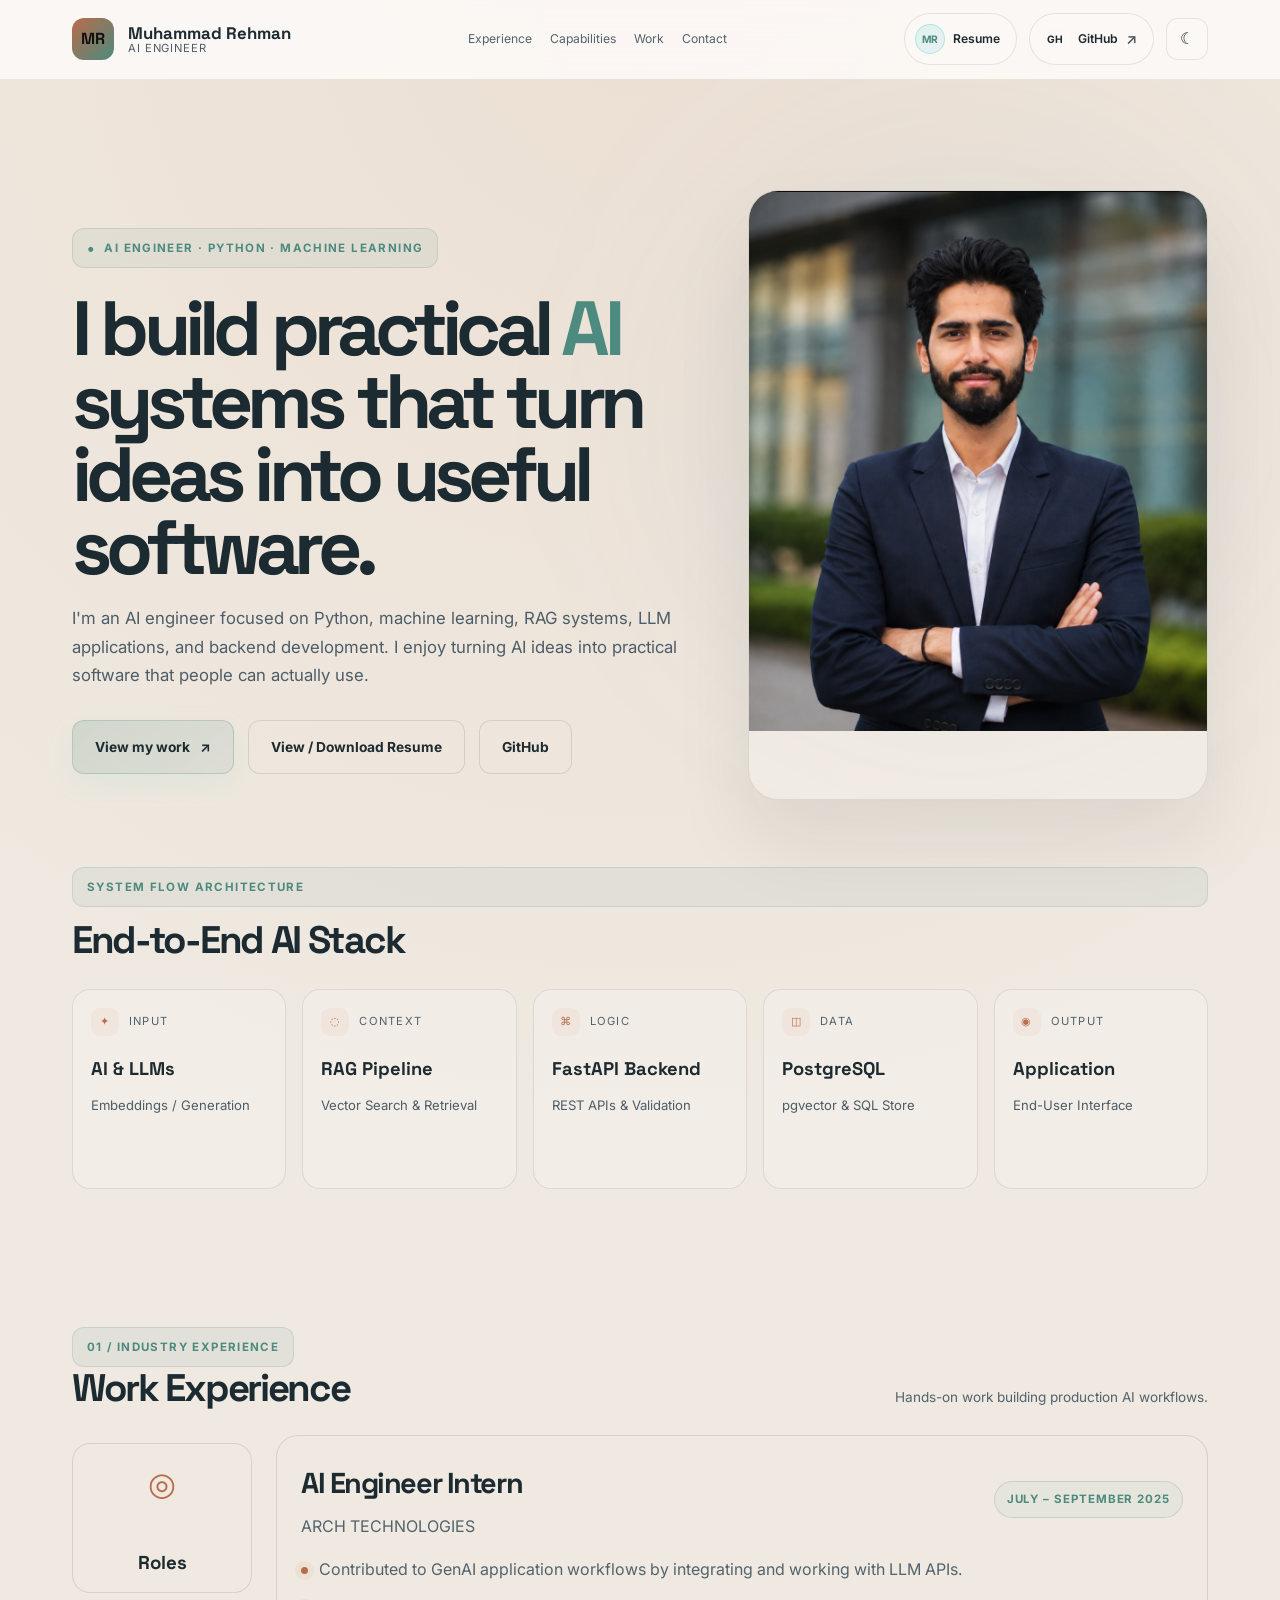
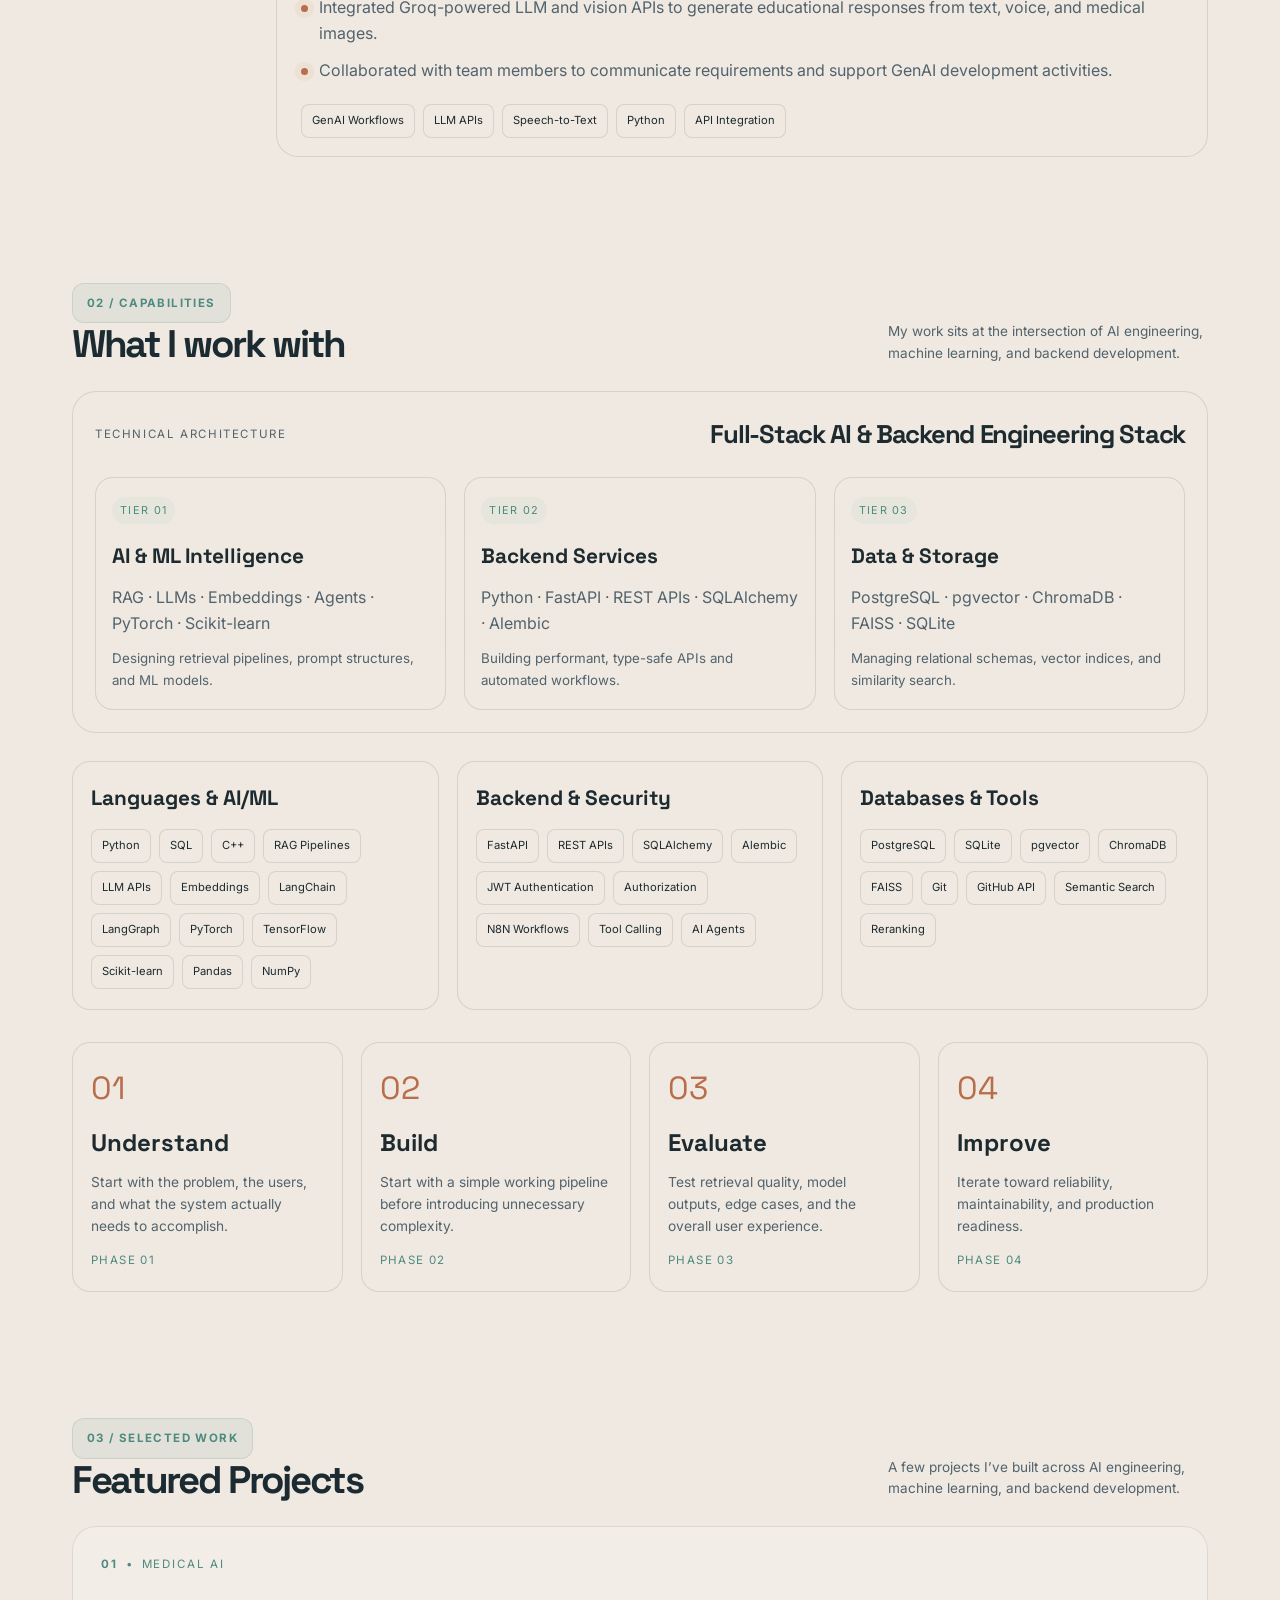
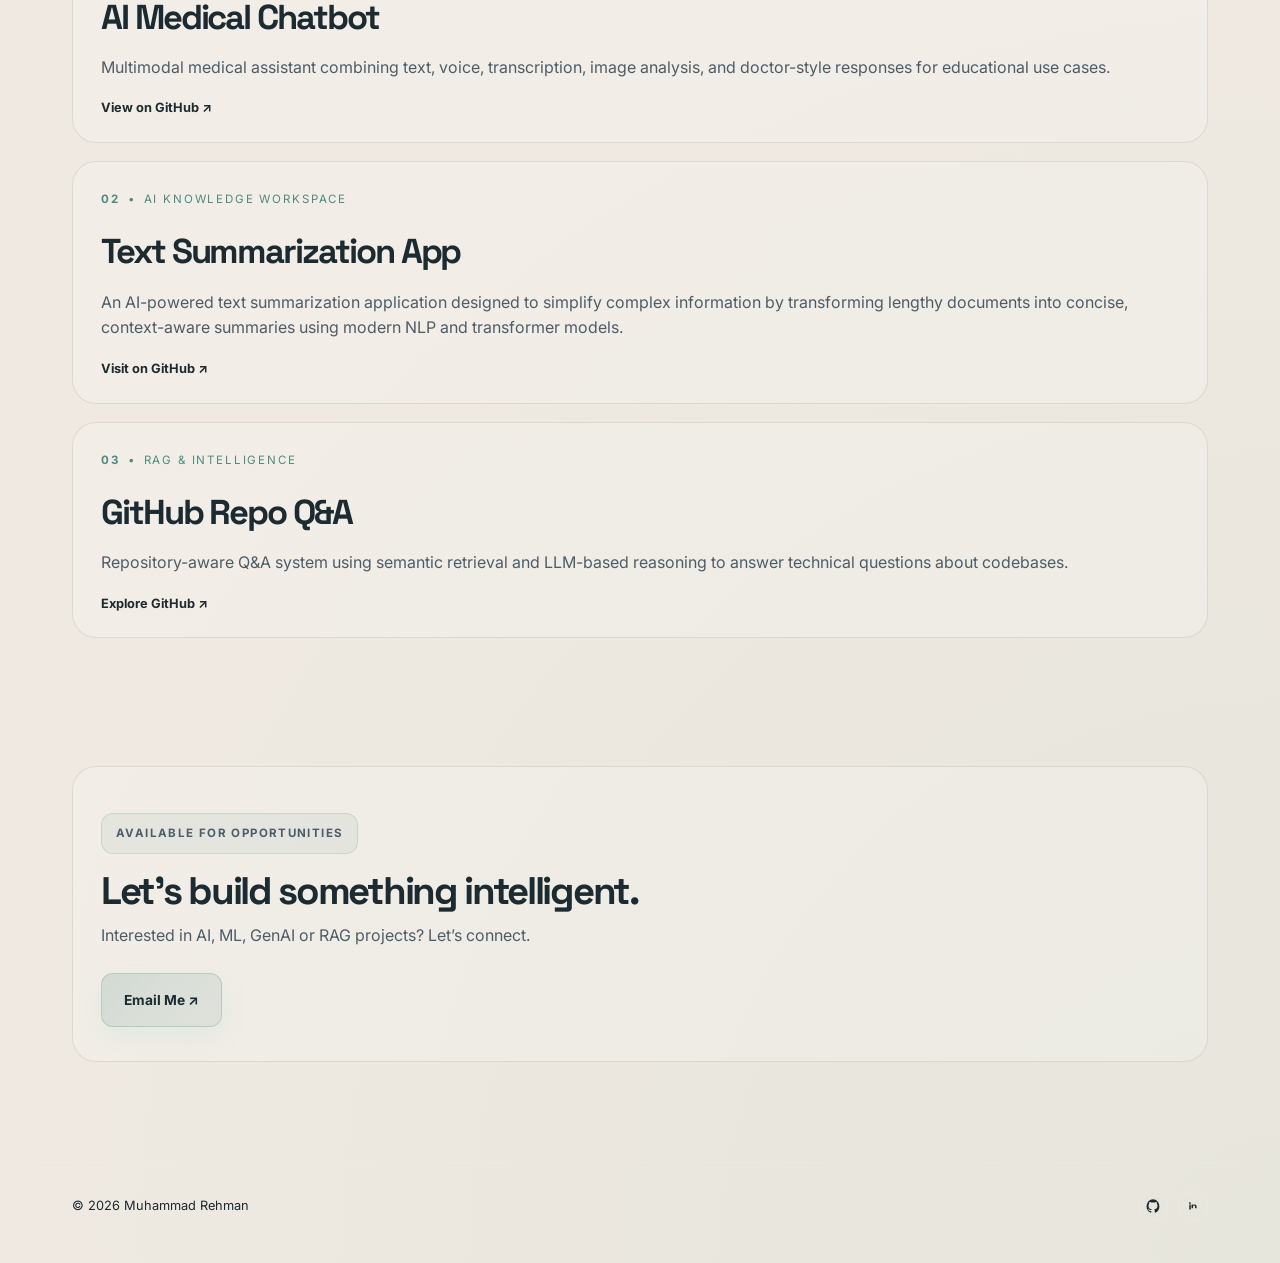
<file: index.html>
<!DOCTYPE html>
<html lang="en">
<head>
  <meta charset="UTF-8" />
  <meta name="viewport" content="width=device-width, initial-scale=1.0" />
  <meta name="description" content="Muhammad Rehman — AI Engineer portfolio focused on Python, machine learning, RAG, LLM applications, and backend development." />
  <title>Muhammad Rehman | AI Engineer</title>
  <link rel="preconnect" href="https://fonts.googleapis.com">
  <link rel="preconnect" href="https://fonts.gstatic.com" crossorigin>
  <link href="https://fonts.googleapis.com/css2?family=Inter:wght@400;500;600;700;800&family=Space+Grotesk:wght@500;600;700&display=swap" rel="stylesheet">
  <link rel="stylesheet" href="style.css" />
</head>
<body>
  <div class="progress-bar" aria-hidden="true"></div>

  <header class="site-header" id="navbar">
    <div class="header-inner">
      <a class="brand" href="#top" aria-label="Muhammad Rehman home">
        <span class="brand-mark">MR</span>
        <span class="brand-text">
          <strong>Muhammad Rehman</strong>
          <small>AI Engineer</small>
        </span>
      </a>

      <nav class="main-nav" aria-label="Main navigation">
        <a href="#experience">Experience</a>
        <a href="#capabilities">Capabilities</a>
        <a href="#work">Work</a>
        <a href="#contact">Contact</a>
      </nav>

      <div class="nav-actions">
        <a class="nav-pill" href="./M_rehman.pdf" target="_blank" rel="noreferrer">
          <span class="pill-logo">MR</span>
          <span>Resume</span>
        </a>
        <a class="nav-pill nav-pill--dark" href="https://github.com/MRehman2005" target="_blank" rel="noreferrer">
          <span class="pill-logo pill-logo--dark">GH</span>
          <span>GitHub</span>
          <span class="pill-arrow">↗</span>
        </a>
        <button class="theme-toggle" type="button" aria-label="Switch to light theme">☼</button>
        <button class="menu-toggle" type="button" aria-label="Toggle navigation menu">☰</button>
      </div>
    </div>
  </header>

  <main id="top">
    <section class="hero section-shell">
      <div class="hero-copy">
        <p class="eyebrow"><span class="eyebrow-dot">•</span> AI ENGINEER · PYTHON · MACHINE LEARNING</p>
        <h1>I build practical <span class="accent-text">AI</span> systems that turn ideas into useful software.</h1 >
        <p class="lead">
          I'm an AI engineer focused on Python, machine learning, RAG systems, LLM applications, and backend development.
          I enjoy turning AI ideas into practical software that people can actually use.
        </p>

        <div class="cta-row">
          <a class="btn primary" href="#work">View my work <span>↗</span></a>
          <a class="btn secondary" href="./M_rehman.pdf" target="_blank" rel="noreferrer">View / Download Resume</a>
          <a class="btn ghost" href="https://github.com/MRehman2005" target="_blank" rel="noreferrer">GitHub</a>
        </div>
      </div>

      <div class="hero-visual">
        <div class="portrait-wrap">
          <div class="portrait-glow"></div>
          <img src="./dp.png" alt="Muhammad Rehman portrait" />
        </div>
      </div>
    </section>

    <section class="stack-section section-shell" aria-labelledby="stack-title">
      <div class="stack-intro">
        <span class="kicker">System Flow Architecture</span>
        <h2 id="stack-title">End-to-End AI Stack</h2>
      </div>

      <div class="stack-grid">
        <article class="stack-card">
          <div class="stack-head">
            <span class="stack-icon">✦</span>
            <span>Input</span>
          </div>
          <h3>AI & LLMs</h3>
          <p>Embeddings / Generation</p>
        </article>

        <article class="stack-card">
          <div class="stack-head">
            <span class="stack-icon">◌</span>
            <span>Context</span>
          </div>
          <h3>RAG Pipeline</h3>
          <p>Vector Search & Retrieval</p>
        </article>

        <article class="stack-card">
          <div class="stack-head">
            <span class="stack-icon">⌘</span>
            <span>Logic</span>
          </div>
          <h3>FastAPI Backend</h3>
          <p>REST APIs & Validation</p>
        </article>

        <article class="stack-card">
          <div class="stack-head">
            <span class="stack-icon">◫</span>
            <span>Data</span>
          </div>
          <h3>PostgreSQL</h3>
          <p>pgvector & SQL Store</p>
        </article>

        <article class="stack-card output-card">
          <div class="stack-head">
            <span class="stack-icon">◉</span>
            <span>Output</span>
          </div>
          <h3>Application</h3>
          <p>End-User Interface</p>
        </article>
      </div>
    </section>

    <section class="experience section-shell" id="experience">
      <div class="section-heading">
        <div>
          <span class="kicker">01 / Industry Experience</span>
          <h2>Work Experience</h2>
        </div>
        <p>Hands-on work building production AI workflows.</p>
      </div>

      <div class="experience-layout">
        <div class="experience-side">
          <div class="mini-card">
            <span class="mini-icon">◎</span>
            <h3>Roles</h3>
          </div>
        </div>

        <article class="role-card">
          <div class="role-header">
            <div>
              <h3>AI Engineer Intern</h3>
              <p>ARCH TECHNOLOGIES</p>
            </div>
            <span class="date-pill">July – September 2025</span>
          </div>

          <ul class="role-points">
            <li>Contributed to GenAI application workflows by integrating and working with LLM APIs.</li>
            <li>Integrated Groq-powered LLM and vision APIs to generate educational responses from text, voice, and medical images. </li>
            <li>Collaborated with team members to communicate requirements and support GenAI development activities.</li>
          </ul>

          <div class="tag-row">
            <span>GenAI Workflows</span>
            <span>LLM APIs</span>
            <span>Speech-to-Text</span>
            <span>Python</span>
            <span>API Integration</span>
          </div>
        </article>
      </div>
    </section>

    <section class="capabilities section-shell" id="capabilities">
      <div class="section-heading">
        <div>
          <span class="kicker">02 / Capabilities</span>
          <h2>What I work with</h2>
        </div>
        <p>My work sits at the intersection of AI engineering, machine learning, and backend development.</p>
      </div>

      <div class="capability-main-card">
        <div class="capability-header">
          <span>Technical Architecture</span>
          <h3>Full-Stack AI & Backend Engineering Stack</h3>
        </div>
        <div class="tier-grid">
          <div class="tier-card">
            <div class="tier-label">Tier 01</div>
            <h4>AI & ML Intelligence</h4>
            <p>RAG · LLMs · Embeddings · Agents · PyTorch · Scikit-learn</p>
            <small>Designing retrieval pipelines, prompt structures, and ML models.</small>
          </div>

          <div class="tier-card">
            <div class="tier-label">Tier 02</div>
            <h4>Backend Services</h4>
            <p>Python · FastAPI · REST APIs · SQLAlchemy · Alembic </p>
            <small>Building performant, type-safe APIs and automated workflows.</small>
          </div>

          <div class="tier-card">
            <div class="tier-label">Tier 03</div>
            <h4>Data & Storage</h4>
            <p>PostgreSQL · pgvector · ChromaDB · FAISS · SQLite</p>
            <small>Managing relational schemas, vector indices, and similarity search.</small>
          </div>
        </div>
      </div>

      <div class="skills-grid">
        <div class="skill-panel">
          <h3>Languages & AI/ML</h3>
          <div class="skill-tags">
            <span>Python</span>
            <span>SQL</span>
            <span>C++</span>
            <span>RAG Pipelines</span>
            <span>LLM APIs</span>
            <span>Embeddings</span>
            <span>LangChain</span>
            <span>LangGraph</span>
            <span>PyTorch</span>
            <span>TensorFlow</span>
            <span>Scikit-learn</span>
            <span>Pandas</span>
            <span>NumPy</span>
          </div>
        </div>

        <div class="skill-panel">
          <h3>Backend & Security</h3>
          <div class="skill-tags">
            <span>FastAPI</span>
            <span>REST APIs</span>
            <span>SQLAlchemy</span>
            <span>Alembic</span>
            <span>JWT Authentication</span>
            <span>Authorization</span>
            <span>N8N Workflows</span>
            <span>Tool Calling</span>
            <span>AI Agents</span>
          </div>
        </div>

        <div class="skill-panel">
          <h3>Databases & Tools</h3>
          <div class="skill-tags">
            <span>PostgreSQL</span>
            <span>SQLite</span>
            <span>pgvector</span>
            <span>ChromaDB</span>
            <span>FAISS</span>
            <span>Git</span>
            <span>GitHub API</span>
            <span>Semantic Search</span>
            <span>Reranking</span>
          </div>
        </div>
      </div>

      <div class="process-grid" aria-label="How I build">
        <div class="process-item">
          <span class="process-number">01</span>
          <h4>Understand</h4>
          <p>Start with the problem, the users, and what the system actually needs to accomplish.</p>
          <small>Phase 01</small>
        </div>
        <div class="process-item">
          <span class="process-number">02</span>
          <h4>Build</h4>
          <p>Start with a simple working pipeline before introducing unnecessary complexity.</p>
          <small>Phase 02</small>
        </div>
        <div class="process-item">
          <span class="process-number">03</span>
          <h4>Evaluate</h4>
          <p>Test retrieval quality, model outputs, edge cases, and the overall user experience.</p>
          <small>Phase 03</small>
        </div>
        <div class="process-item">
          <span class="process-number">04</span>
          <h4>Improve</h4>
          <p>Iterate toward reliability, maintainability, and production readiness.</p>
          <small>Phase 04</small>
        </div>
      </div>
    </section>

    <section class="projects section-shell" id="work">
      <div class="section-heading">
        <div>
          <span class="kicker">03 / Selected Work</span>
          <h2>Featured Projects</h2>
        </div>
        <p>A few projects I’ve built across AI engineering, machine learning, and backend development.</p>
      </div>

      <div class="project-list">
        <article class="project-card">
          <div class="project-info">
            <div class="project-head">
              <span class="project-index">01</span>
              <span class="project-dot">•</span>
              <span>Medical AI</span>
            </div>
            <h3>AI Medical Chatbot</h3>
            <p>Multimodal medical assistant combining text, voice, transcription, image analysis, and doctor-style responses for educational use cases.</p>
            <a href="https://github.com/MRehman2005/AI-Medical-Chatbot" target="_blank" rel="noreferrer">View on GitHub ↗</a>
          </div>
        </article>

        <article class="project-card">
          <div class="project-info">
            <div class="project-head">
              <span class="project-index">02</span>
              <span class="project-dot">•</span>
              <span>AI Knowledge Workspace</span>
            </div>
            <h3>Text Summarization App</h3>
            <p>An AI-powered text summarization application designed to simplify complex information by transforming lengthy documents into concise, context-aware summaries using modern NLP and transformer models.</p>
            <a href="https://github.com/MRehman2005/Text-summarization-app" target="_blank" rel="noreferrer">Visit on GitHub ↗</a>
          </div>
        </article>

        <article class="project-card">
          <div class="project-info">
            <div class="project-head">
              <span class="project-index">03</span>
              <span class="project-dot">•</span>
              <span>RAG & Intelligence</span>
            </div>
            <h3>GitHub Repo Q&A</h3>
            <p>Repository-aware Q&A system using semantic retrieval and LLM-based reasoning to answer technical questions about codebases.</p>
            <a href="https://github.com/MRehman2005/Repo-Mind" target="_blank" rel="noreferrer">Explore GitHub ↗</a>
          </div>
        </article>
      </div>
    </section>

    <section class="contact section-shell" id="contact">
      <div class="contact-card">
        <p class="eyebrow">Available for opportunities</p>
        <h2>Let’s build something intelligent.</h2>
        <p>Interested in AI, ML, GenAI or RAG projects? Let’s connect.</p>
        <div class="contact-actions">
          <a class="btn primary" href="https://mail.google.com/mail/?view=cm&to=rehmanmuhammad909@gmail.com" target="_blank" rel="noreferrer">Email Me ↗</a>
        </div>
      </div>
    </section>
  </main>

  <footer class="site-footer">
    <div class="footer-left">
      <span>© <span id="year"></span> Muhammad Rehman</span>
    </div>

    <div class="footer-right">
      
      <div class="social-links" aria-label="Social media links">
        <a href="https://github.com/MRehman2005" target="_blank" rel="noreferrer" aria-label="GitHub profile" title="GitHub">
          <svg viewBox="0 0 24 24" aria-hidden="true"><path d="M12 .5A12 12 0 0 0 8.21 23.4c.6.11.82-.26.82-.58v-2.1c-3.34.72-4.04-1.6-4.04-1.6-.54-1.38-1.32-1.74-1.32-1.74-1.08-.74.08-.72.08-.72 1.2.08 1.84 1.23 1.84 1.23 1.06 1.82 2.78 1.29 3.46.99.11-.78.42-1.29.76-1.59-2.66-.3-5.46-1.33-5.46-5.92 0-1.31.47-2.38 1.23-3.22-.12-.3-.53-1.52.12-3.17 0 0 1-.32 3.3 1.23a11.3 11.3 0 0 1 6 0c2.29-1.55 3.29-1.23 3.29-1.23.65 1.65.24 2.87.12 3.17.77.84 1.23 1.91 1.23 3.22 0 4.61-2.8 5.61-5.48 5.9.43.37.81 1.1.81 2.22v3.29c0 .32.21.7.83.58A12 12 0 0 0 12 .5Z"/></svg>
        </a>
        <a href="https://www.linkedin.com/in/muhammad-rehman-ai-engineer/" target="_blank" rel="noreferrer" aria-label="LinkedIn profile" title="LinkedIn">
          <svg viewBox="0 0 24 24" aria-hidden="true"><path d="M6.94 8.5A1.56 1.56 0 1 1 6.94 5.4a1.56 1.56 0 0 1 0 3.1Zm-1.3 1.13h2.6V18h-2.6V9.63Zm4.38 0h2.49v1.17h.04c.35-.66 1.2-1.36 2.48-1.36 2.64 0 3.13 1.74 3.13 4v2.56h-2.6v-2.4c0-1.14-.02-2.6-1.58-2.6-1.59 0-1.83 1.24-1.83 2.52v2.48h-2.6V9.63Z"/></svg>
        </a>
      </div>
    </div>
  </footer>

  <script src="script.js?v=2026-09-26-1"></script>
</body>
</html>
</file>
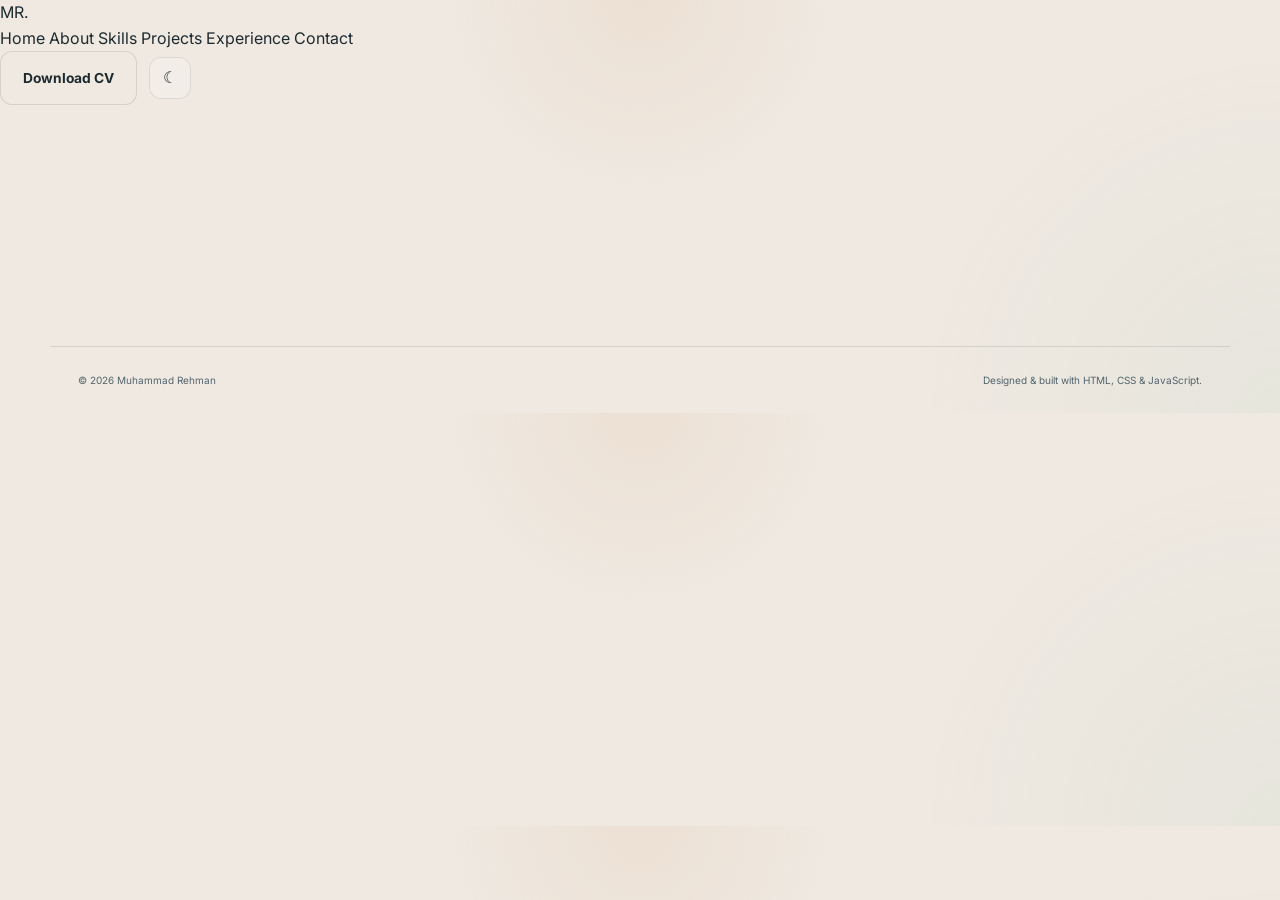
<file: cv.html>
<!DOCTYPE html>
<html lang="en">
<head>
  <meta charset="UTF-8" />
  <meta name="viewport" content="width=device-width, initial-scale=1.0" />
  <title>CV | Muhammad Rehman</title>
  <link rel="preconnect" href="https://fonts.googleapis.com">
  <link rel="preconnect" href="https://fonts.gstatic.com" crossorigin>
  <link href="https://fonts.googleapis.com/css2?family=Inter:wght@400;500;600;700;800&family=Space+Grotesk:wght@500;600;700&display=swap" rel="stylesheet">
  <link rel="stylesheet" href="style.css" />
</head>
<body>
  <div class="progress"></div>

  <header class="navbar" id="navbar">
    <a class="logo" href="index.html">MR<span>.</span></a>
    <button class="menu-toggle" aria-label="Open menu">☰</button>
    <nav>
      <a href="index.html#home">Home</a>
      <a href="index.html#about">About</a>
      <a href="index.html#skills">Skills</a>
      <a href="index.html#projects">Projects</a>
      <a href="index.html#experience">Experience</a>
      <a href="index.html#contact">Contact</a>
    </nav>
    <div class="nav-actions">
      <a class="btn secondary" href="./M_rehman.pdf" target="_blank" rel="noreferrer">Download CV</a>
      <button class="theme-toggle" aria-label="Toggle theme">☼</button>
    </div>
  </header>

  <main>
    <section class="section cv-page">
      <div class="cv-page-header reveal">
        <p class="eyebrow"><span></span> CURRICULUM VITAE</p>
        <h1>My <span>resume.</span></h1>
      </div>

      <div class="cv-document reveal">
        <iframe src="./M_rehman.pdf" title="Muhammad Rehman CV" type="application/pdf"></iframe>
      </div>
    </section>
  </main>

  <footer>
    <span>© <span id="year"></span> Muhammad Rehman</span>
    <span>Designed & built with HTML, CSS & JavaScript.</span>
  </footer>

  <script src="script.js?v=2026-09-26-1"></script>
</body>
</html>
</file>
<file: style.css>
:root {
  --bg: #0b1418;
  --bg-soft: #101d23;
  --surface: #122128;
  --surface-strong: #182a32;
  --surface-alt: #1b2d36;
  --text: #edf3f3;
  --muted: #b3bec6;
  --line: rgba(255,255,255,0.08);
  --accent: #d89c73;
  --accent-strong: #f2b78e;
  --accent-green: #7fb8a7;
  --shadow: rgba(5, 12, 16, 0.45);
  --max-width: 1200px;
  --card-radius: 24px;
}

:root[data-theme="light"] {
  --bg: #efe9e1;
  --bg-soft: #f6f1eb;
  --surface: #f9f5f1;
  --surface-strong: #eae1d8;
  --surface-alt: #f3ece4;
  --text: #1d2a2f;
  --muted: #52636d;
  --line: rgba(28, 42, 47, 0.12);
  --accent: #b96d4a;
  --accent-strong: #ca7d56;
  --accent-green: #4d8a7f;
  --shadow: rgba(30, 28, 25, 0.08);
}

* { box-sizing: border-box; margin: 0; padding: 0; }
html { scroll-behavior: smooth; }
body {
  font-family: "Inter", sans-serif;
  background:
    radial-gradient(circle at top, rgba(216, 156, 115, 0.12), transparent 25%),
    radial-gradient(circle at bottom right, rgba(127, 184, 167, 0.08), transparent 28%),
    var(--bg);
  color: var(--text);
  line-height: 1.6;
  transition: background 0.3s ease, color 0.3s ease;
}
img { max-width: 100%; display: block; }
a { color: inherit; text-decoration: none; }
button { font: inherit; }

.resume-landing-body {
  margin: 0;
  min-height: 100vh;
  background: #0d171c;
  color: #f3f1ee;
  font-family: "Inter", sans-serif;
  background-image: radial-gradient(circle at top left, rgba(255,255,255,0.02), transparent 30%), rgba(0,0,0,0);
}

.resume-landing-header {
  max-width: 1280px;
  margin: 0 auto;
  padding: 18px 28px 0;
  display: flex;
  align-items: center;
  justify-content: space-between;
  gap: 22px;
}

.resume-brand {
  font-family: "Space Grotesk", sans-serif;
  font-size: 2.2rem;
  font-weight: 700;
  letter-spacing: -0.08em;
  line-height: 1;
}

.resume-nav {
  display: flex;
  align-items: center;
  gap: 28px;
  margin-left: auto;
  margin-right: auto;
}

.resume-nav a {
  color: rgba(255,255,255,0.9);
  font-size: 1.05rem;
  font-weight: 500;
  text-decoration: none;
}

.resume-header-actions {
  display: flex;
  align-items: center;
  gap: 14px;
}

.resume-pill {
  display: inline-flex;
  align-items: center;
  justify-content: center;
  min-height: 52px;
  padding: 0 22px;
  border-radius: 999px;
  border: 1px solid rgba(255,255,255,0.08);
  background: rgba(255,255,255,0.05);
  color: #f3f1ee;
  font-size: 0.97rem;
  font-weight: 700;
  text-decoration: none;
}

.resume-pill--active {
  min-width: 120px;
}

.resume-landing-main {
  max-width: 1280px;
  margin: 0 auto;
  min-height: calc(100vh - 110px);
  padding: 30px 28px 60px;
  display: flex;
  align-items: center;
}

.resume-landing-row {
  display: flex;
  align-items: center;
  gap: 26px;
  width: 100%;
}

.resume-back-link {
  color: #f3f1ee;
  text-decoration: none;
  font-size: 1.08rem;
  font-weight: 500;
}

.resume-download {
  display: inline-flex;
  align-items: center;
  justify-content: center;
  min-width: 312px;
  min-height: 60px;
  padding: 0 26px;
  border-radius: 999px;
  border: 1px solid rgba(255,255,255,0.08);
  background: linear-gradient(135deg, rgba(220, 172, 130, 0.94), rgba(173, 212, 194, 0.96));
  color: #111;
  text-decoration: none;
  font-size: 1.02rem;
  font-weight: 700;
  box-shadow: 0 10px 18px rgba(0,0,0,0.18);
}

.progress-bar {
  position: fixed;
  top: 0;
  left: 0;
  z-index: 200;
  height: 2px;
  width: 0;
  background: linear-gradient(90deg, var(--accent), var(--accent-green));
}

.site-header {
  position: sticky;
  top: 0;
  z-index: 100;
  backdrop-filter: blur(16px);
  background: rgba(11, 20, 24, 0.7);
  border-bottom: 1px solid transparent;
  transition: border-color 0.25s ease, background 0.25s ease;
}
:root[data-theme="light"] .site-header {
  background: rgba(255, 253, 251, 0.78);
}
.site-header.scrolled {
  border-color: var(--line);
}
.header-inner {
  max-width: var(--max-width);
  margin: 0 auto;
  min-height: 78px;
  padding: 0 32px;
  display: flex;
  align-items: center;
  justify-content: space-between;
  gap: 24px;
}
.brand {
  display: inline-flex;
  align-items: center;
  gap: 14px;
}
.brand-mark {
  display: grid;
  place-items: center;
  width: 42px;
  height: 42px;
  border-radius: 12px;
  background: linear-gradient(135deg, var(--accent), var(--accent-green));
  color: #111; 
  font-family: "Space Grotesk", sans-serif;
  font-weight: 700;
}
.brand-text {
  display: flex;
  flex-direction: column;
  line-height: 1.1;
}
.brand-text strong {
  font-family: "Space Grotesk", sans-serif;
  font-size: 1.05rem;
}
.brand-text small {
  color: var(--muted);
  font-size: 0.7rem;
  letter-spacing: 0.08em;
  text-transform: uppercase;
}
.main-nav,
.nav-actions {
  display: flex;
  align-items: center;
  gap: 18px;
}
.main-nav a,
.nav-pill,
.nav-icon {
  color: var(--muted);
  font-size: 0.76rem;
  transition: color 0.25s ease, transform 0.22s cubic-bezier(0.2, 0.8, 0.2, 1), border-color 0.2s ease, box-shadow 0.25s ease, background 0.2s ease, filter 0.2s ease;
}
.main-nav a:hover,
.nav-pill:hover,
.nav-icon:hover {
  color: var(--text);
  transform: translateY(-2px) scale(1.02);
}
.main-nav a:hover {
  text-shadow: 0 0 12px rgba(255,255,255,0.14);
  filter: brightness(1.12);
}
.nav-actions { gap: 12px; }
.nav-pill {
  display: inline-flex;
  align-items: center;
  gap: 8px;
  padding: 10px 16px 10px 10px;
  border: 1px solid rgba(141, 160, 174, 0.35);
  border-radius: 999px;
  background: rgba(255,255,255,0.02);
  color: var(--text);
  font-weight: 600;
  box-shadow: 0 0 0 rgba(0,0,0,0);
}
.nav-pill:hover {
  border-color: rgba(118, 208, 197, 0.75);
  box-shadow: 0 12px 28px rgba(52, 170, 143, 0.16), 0 0 18px rgba(118, 208, 197, 0.12);
  background: rgba(255,255,255,0.04);
}
.nav-pill--dark {
  background: rgba(255,255,255,0.01);
}
.pill-logo {
  display: inline-grid;
  place-items: center;
  width: 30px;
  height: 30px;
  border-radius: 50%;
  font-size: 0.64rem;
  font-weight: 700;
  letter-spacing: -0.04em;
  background: linear-gradient(135deg, rgba(94, 226, 196, 0.2), rgba(130, 160, 255, 0.12));
  color: var(--accent-green);
  border: 1px solid rgba(94, 226, 196, 0.45);
  transition: transform 0.22s ease, box-shadow 0.22s ease;
}
.nav-pill:hover .pill-logo {
  transform: scale(1.08);
  box-shadow: 0 0 14px rgba(94, 226, 196, 0.25);
}
.pill-logo--dark {
  background: rgba(255,255,255,0.04);
  color: var(--text);
  border-color: rgba(255,255,255,0.18);
}
.pill-arrow {
  font-size: 0.9rem;
  opacity: 0.8;
}
.nav-icon {
  display: inline-flex;
  align-items: center;
  justify-content: center;
  min-width: 42px;
  height: 42px;
  border-radius: 12px;
  border: 1px solid var(--line);
  background: rgba(255,255,255,0.02);
}
.theme-toggle,
.menu-toggle {
  width: 42px;
  height: 42px;
  border-radius: 12px;
  border: 1px solid var(--line);
  background: rgba(255,255,255,0.02);
  color: var(--text);
  cursor: pointer;
  transition: transform 0.22s ease, box-shadow 0.22s ease, border-color 0.22s ease;
}
.theme-toggle:hover,
.menu-toggle:hover {
  transform: translateY(-2px) scale(1.02);
  border-color: rgba(255,255,255,0.3);
  box-shadow: 0 8px 20px rgba(255,255,255,0.06);
}
.menu-toggle {
  display: none;
}

.section-shell {
  max-width: var(--max-width);
  margin: 0 auto;
  padding: 64px 32px 0;
}
.hero {
  padding-top: 72px;
  min-height: 760px;
  display: grid;
  grid-template-columns: 1.15fr 0.85fr;
  align-items: center;
  gap: 54px;
  position: relative;
}
.hero::before {
  content: "";
  position: absolute;
  inset: 60px 0 auto auto;
  width: 560px;
  height: 560px;
  border-radius: 50%;
  filter: blur(100px);
  background: rgba(74, 131, 167, 0.06);
  pointer-events: none;
}
.hero-copy {
  position: relative;
  z-index: 1;
  padding-top: 12px;
}
.eyebrow,
.kicker {
  display: inline-flex;
  align-items: center;
  gap: 8px;
  padding: 10px 14px;
  border-radius: 12px;
  border: 1px solid rgba(75, 188, 193, 0.35);
  background: rgba(23, 64, 80, 0.38);
  font-size: 0.72rem;
  letter-spacing: 0.12em;
  text-transform: uppercase;
  color: var(--accent-green);
  font-weight: 700;
}
:root[data-theme="light"] .eyebrow,
:root[data-theme="light"] .kicker {
  background: rgba(77, 138, 127, 0.08);
  border-color: rgba(77, 138, 127, 0.18);
}
.eyebrow-dot {
  display: inline-block;
  color: var(--accent-green);
  font-size: 1rem;
  line-height: 1;
}
:root[data-theme="light"] .hero h1,
:root[data-theme="light"] .stack-intro h2,
:root[data-theme="light"] .section-heading h2,
:root[data-theme="light"] .contact-card h2,
:root[data-theme="light"] .project-card h3,
:root[data-theme="light"] .site-footer,
:root[data-theme="light"] .brand-text strong {
  color: #1b2b31;
}
:root[data-theme="light"] .lead,
:root[data-theme="light"] .project-card p,
:root[data-theme="light"] .stack-card p,
:root[data-theme="light"] .contact-card p,
:root[data-theme="light"] .brand-text small {
  color: #4d5d68;
}
:root[data-theme="light"] .btn.primary {
  background: linear-gradient(135deg, rgba(77, 138, 127, 0.18), rgba(119, 165, 156, 0.14));
  border-color: rgba(77, 138, 127, 0.25);
}
:root[data-theme="light"] .nav-pill,
:root[data-theme="light"] .nav-icon,
:root[data-theme="light"] .theme-toggle,
:root[data-theme="light"] .menu-toggle,
:root[data-theme="light"] .stack-card,
:root[data-theme="light"] .project-card,
:root[data-theme="light"] .contact-card,
:root[data-theme="light"] .portrait-wrap {
  background: rgba(255, 255, 255, 0.2);
  border-color: rgba(28, 42, 47, 0.1);
}
.hero h1 {
  margin: 24px 0 20px;
  font-family: "Space Grotesk", sans-serif;
  font-size: clamp(3.8rem, 6vw, 6.3rem);
  line-height: 0.95;
  letter-spacing: -0.075em;
  max-width: 760px;
}
.accent-text {
  color: var(--accent-green);
}
.lead {
  max-width: 670px;
  color: var(--muted);
  font-size: 1.05rem;
  line-height: 1.7;
}
.cta-row {
  display: flex;
  flex-wrap: wrap;
  align-items: center;
  gap: 14px;
  margin-top: 30px;
}
.btn {
  display: inline-flex;
  align-items: center;
  justify-content: center;
  gap: 10px;
  padding: 15px 22px;
  border-radius: 12px;
  border: 1px solid var(--line);
  font-weight: 700;
  font-size: 0.86rem;
  transition: transform 0.2s ease, border-color 0.2s ease, background 0.2s ease;
}
.btn:hover { transform: translateY(-2px); }
.btn.primary {
  background: linear-gradient(135deg, rgba(20, 214, 180, 0.2), rgba(110, 255, 220, 0.18));
  color: var(--text);
  border-color: rgba(104, 237, 214, 0.5);
  box-shadow: 0 10px 30px rgba(39, 206, 175, 0.08);
}
.btn.secondary,
.btn.ghost {
  background: rgba(255,255,255,0.02);
  color: var(--text);
}
.hero-visual {
  position: relative;
  display: flex;
  justify-content: center;
  align-items: center;
}
.portrait-wrap {
  position: relative;
  width: min(100%, 500px);
  min-height: 610px;
  border-radius: 30px;
  overflow: hidden;
  border: 1px solid var(--line);
  background: linear-gradient(135deg, rgba(255,255,255,0.03), rgba(255,255,255,0.01));
  box-shadow: 0 42px 80px var(--shadow);
}
.portrait-wrap img {
  width: 100%;
  height: 100%;
  object-fit: cover;
  aspect-ratio: 1 / 1.18;
}
.portrait-glow {
  position: absolute;
  inset: 26px 44px auto auto;
  width: 110px;
  height: 110px;
  border-radius: 50%;
  background: rgba(216, 156, 115, 0.22);
  filter: blur(16px);
}

.stack-section {
  padding-top: 28px;
}
.stack-intro {
  display: flex;
  flex-direction: column;
  gap: 12px;
  margin-bottom: 28px;
}
.stack-intro h2,
.section-heading h2,
.contact-card h2 {
  font-family: "Space Grotesk", sans-serif;
  font-size: clamp(2.2rem, 3vw, 3.4rem);
  line-height: 1.08;
  letter-spacing: -0.06em;
}
.stack-grid {
  display: grid;
  grid-template-columns: repeat(5, minmax(0, 1fr));
  gap: 16px;
  padding-bottom: 12px;
}
.stack-card {
  display: flex;
  flex-direction: column;
  justify-content: flex-start;
  gap: 12px;
  min-height: 200px;
  padding: 18px 18px 16px;
  border: 1px solid var(--line);
  border-radius: 18px;
  background: linear-gradient(180deg, rgba(255,255,255,0.02), rgba(255,255,255,0.01));
}
.stack-head {
  display: flex;
  align-items: center;
  gap: 10px;
  color: var(--muted);
  font-size: 0.7rem;
  letter-spacing: 0.11em;
  text-transform: uppercase;
}
.stack-icon {
  display: inline-grid;
  place-items: center;
  width: 28px;
  height: 28px;
  border-radius: 9px;
  color: var(--accent);
  background: rgba(216, 156, 115, 0.08);
}
.stack-card h3 {
  font-family: "Space Grotesk", sans-serif;
  font-size: 1.15rem;
  margin-top: 6px;
}
.stack-card p {
  color: var(--muted);
  font-size: 0.82rem;
}
.output-card {
  background: linear-gradient(135deg, rgba(127, 184, 167, 0.08), rgba(255,255,255,0.01));
}

.section-heading {
  display: flex;
  justify-content: space-between;
  align-items: end;
  gap: 24px;
  margin: 62px 0 26px;
}
.section-heading p {
  max-width: 320px;
  color: var(--muted);
  font-size: 0.85rem;
}
.experience-layout {
  display: grid;
  grid-template-columns: 180px 1fr;
  gap: 24px;
  align-items: start;
}
.experience-side {
  padding-top: 8px;
}
.mini-card {
  display: grid;
  place-items: center;
  min-height: 150px;
  border: 1px solid var(--line);
  border-radius: 18px;
  color: var(--text);
  background: rgba(255,255,255,0.02);
  text-align: center;
}
.mini-icon {
  font-size: 2rem;
  color: var(--accent);
}
.mini-card h3 {
  margin-top: 12px;
  font-family: "Space Grotesk", sans-serif;
}
.role-card {
  background: rgba(255,255,255,0.02);
  border: 1px solid var(--line);
  border-radius: 22px;
  padding: 24px 24px 18px;
}
.role-header {
  display: flex;
  justify-content: space-between;
  gap: 18px;
  align-items: center;
}
.role-header h3 {
  font-family: "Space Grotesk", sans-serif;
  font-size: 1.8rem;
  letter-spacing: -0.05em;
}
.role-header p {
  margin-top: 8px;
  color: var(--muted);
}
.date-pill {
  display: inline-flex;
  align-items: center;
  padding: 8px 12px;
  border: 1px solid var(--line);
  border-radius: 999px;
  background: rgba(127, 184, 167, 0.08);
  color: var(--accent-green);
  white-space: nowrap;
  font-size: 0.72rem;
  font-weight: 700;
  letter-spacing: 0.08em;
  text-transform: uppercase;
}
.role-points {
  list-style: none;
  margin: 18px 0 20px;
  display: grid;
  gap: 12px;
}
.role-points li {
  position: relative;
  padding-left: 18px;
  color: var(--muted);
}
.role-points li::before {
  content: "";
  position: absolute;
  left: 0;
  top: 0.62em;
  width: 7px;
  height: 7px;
  border-radius: 50%;
  background: var(--accent);
  box-shadow: 0 0 0 6px rgba(216, 156, 115, 0.12);
}
.tag-row,
.skill-tags {
  display: flex;
  flex-wrap: wrap;
  gap: 8px;
}
.tag-row span,
.skill-tags span {
  display: inline-flex;
  align-items: center;
  padding: 7px 10px;
  border: 1px solid var(--line);
  border-radius: 8px;
  background: rgba(255,255,255,0.02);
  color: var(--text);
  font-size: 0.7rem;
}

.capability-main-card {
  background: rgba(255,255,255,0.02);
  border: 1px solid var(--line);
  border-radius: 24px;
  padding: 22px;
}
.capability-header {
  display: flex;
  justify-content: space-between;
  gap: 18px;
  align-items: center;
  margin-bottom: 22px;
}
.capability-header span {
  color: var(--muted);
  font-size: 0.72rem;
  letter-spacing: 0.14em;
  text-transform: uppercase;
}
.capability-header h3 {
  font-family: "Space Grotesk", sans-serif;
  font-size: clamp(1.5rem, 2vw, 2.5rem);
  letter-spacing: -0.05em;
}
.tier-grid {
  display: grid;
  grid-template-columns: repeat(3, minmax(0, 1fr));
  gap: 18px;
}
.tier-card {
  border: 1px solid var(--line);
  border-radius: 18px;
  background: linear-gradient(180deg, rgba(255,255,255,0.02), rgba(255,255,255,0.01));
  padding: 18px 16px;
}
.tier-label {
  display: inline-flex;
  padding: 5px 8px;
  border-radius: 999px;
  background: rgba(127, 184, 167, 0.08);
  color: var(--accent-green);
  font-size: 0.68rem;
  text-transform: uppercase;
  letter-spacing: 0.12em;
}
.tier-card h4 {
  margin-top: 16px;
  font-family: "Space Grotesk", sans-serif;
  font-size: 1.3rem;
}
.tier-card p,
.tier-card small {
  margin-top: 12px;
  color: var(--muted);
  display: block;
}
.skills-grid {
  margin-top: 28px;
  display: grid;
  grid-template-columns: repeat(3, minmax(0, 1fr));
  gap: 18px;
}
.skill-panel {
  border: 1px solid var(--line);
  border-radius: 18px;
  background: rgba(255,255,255,0.02);
  padding: 20px 18px;
}
.skill-panel h3 {
  margin-bottom: 14px;
  font-family: "Space Grotesk", sans-serif;
  font-size: 1.3rem;
}
.process-grid {
  display: grid;
  grid-template-columns: repeat(4, minmax(0, 1fr));
  gap: 18px;
  margin-top: 32px;
}
.process-item {
  border: 1px solid var(--line);
  border-radius: 18px;
  background: rgba(255,255,255,0.02);
  padding: 20px 18px;
}
.process-number {
  display: inline-flex;
  font-family: "Space Grotesk", sans-serif;
  font-size: 2rem;
  color: var(--accent);
}
.process-item h4 {
  margin: 10px 0 8px;
  font-family: "Space Grotesk", sans-serif;
  font-size: 1.5rem;
}
.process-item p {
  color: var(--muted);
  font-size: 0.86rem;
}
.process-item small {
  display: inline-block;
  margin-top: 14px;
  color: var(--accent-green);
  font-size: 0.72rem;
  letter-spacing: 0.12em;
  text-transform: uppercase;
}

.project-list {
  display: grid;
  gap: 18px;
}
.project-card {
  display: block;
  background: rgba(255,255,255,0.02);
  border: 1px solid var(--line);
  border-radius: 24px;
  overflow: hidden;
}
.project-info {
  padding: 28px 28px 22px;
}
.project-head {
  display: flex;
  align-items: center;
  gap: 8px;
  color: var(--accent-green);
  font-size: 0.72rem;
  letter-spacing: 0.16em;
  text-transform: uppercase;
  margin-bottom: 16px;
}
.project-index {
  font-weight: 700;
}
.project-card h3 {
  font-family: "Space Grotesk", sans-serif;
  font-size: clamp(1.7rem, 2.7vw, 2.6rem);
  letter-spacing: -0.06em;
}
.project-card p {
  margin-top: 10px;
  color: var(--muted);
}
.project-card a {
  display: inline-flex;
  margin-top: 18px;
  font-size: 0.8rem;
  font-weight: 700;
  color: var(--text);
}
.project-visual {
  display: none;
}

@media (max-width: 480px) {
  .project-head {
    font-size: 0.54rem;
    letter-spacing: 0.08em;
    margin-bottom: 10px;
  }
  .project-card h3 {
    font-size: 1.25rem;
    line-height: 1.08;
  }
  .project-card p {
    font-size: 0.72rem;
    line-height: 1.5;
  }
  .project-card a {
    margin-top: 12px;
    font-size: 0.7rem;
  }
  .project-visual {
    min-height: 118px;
  }
  .visual-code {
    font-size: 2.1rem;
  }
}
.visual-knowledge {
  background: linear-gradient(135deg, rgba(127, 184, 167, 0.1), rgba(255,255,255,0.02));
}
.graph-panel {
  position: absolute;
  inset: 20px;
  border: 1px solid rgba(127, 184, 167, 0.45);
  border-radius: 18px;
  background:
    linear-gradient(rgba(127, 184, 167, 0.12), rgba(127, 184, 167, 0.12)),
    linear-gradient(90deg, transparent 0, transparent 30%, rgba(255,255,255,0.06) 30%, rgba(255,255,255,0.06) 31%, transparent 31%, transparent 100%);
}
.visual-medical {
  background: linear-gradient(135deg, rgba(216, 156, 115, 0.08), rgba(255,255,255,0.02));
}
.orbit {
  position: absolute;
  inset: 30% 24%;
  border: 1px solid rgba(216, 156, 115, 0.7);
  border-radius: 50%;
  box-shadow: 0 0 0 18px rgba(216, 156, 115, 0.04), 0 0 70px rgba(216, 156, 115, 0.12);
}
.visual-code {
  display: grid;
  place-items: center;
  font-family: "Space Grotesk", sans-serif;
  font-size: 3rem; 
  color: var(--accent-green);
}

.contact-card {
  margin-top: 64px;
  padding: 34px 28px;
  border: 1px solid var(--line);
  border-radius: 24px;
  background: linear-gradient(135deg, rgba(216,156,115,0.11), rgba(127,184,167,0.1));
}
.contact-card h2 {
  margin-top: 16px;
  max-width: 560px;
}
.contact-card p {
  margin-top: 12px;
  color: var(--muted);
}
.contact-actions {
  margin-top: 24px;
}

.site-footer {
  max-width: var(--max-width);
  margin: 0 auto;
  padding: 28px 32px 42px;
  border-top: 1px solid rgba(255,255,255,0.08);
  display: flex;
  align-items: center;
  justify-content: space-between;
  gap: 18px;
  color: var(--muted);
  font-size: 0.8rem;
}
.footer-left,
.footer-right {
  display: flex;
  align-items: center;
}
.footer-right {
  justify-content: flex-end;
  gap: 14px;
  margin-left: auto;
  padding-left: 16px;
}
.social-links {
  display: inline-flex;
  align-items: center;
  gap: 10px;
  margin-left: -6px;
}
.social-links a {
  width: 30px;
  height: 30px;
  display: inline-grid;
  place-items: center;
  border-radius: 50%;
  border: 1px solid rgba(255,255,255,0.12);
  background: rgba(255,255,255,0.02);
  color: var(--text);
  transition: transform 0.2s ease, border-color 0.2s ease;
}
.social-links a:hover {
  transform: translateY(-1px);
  border-color: rgba(255,255,255,0.22);
}
.social-links svg {
  width: 14px;
  height: 14px;
  fill: currentColor;
}

@media (max-width: 980px) {
  .header-inner {
    padding: 0 18px;
    gap: 10px;
  }
  .main-nav {
    position: absolute;
    top: 100%;
    left: 18px;
    right: 18px;
    display: none;
    flex-direction: column;
    align-items: flex-start;
    gap: 16px;
    padding: 18px;
    border: 1px solid var(--line);
    border-radius: 18px;
    background: rgba(11, 20, 24, 0.94);
  }
  .site-header.open .main-nav { display: flex; }
  .nav-actions {
    gap: 8px;
    margin-left: auto;
  }
  .nav-pill {
    padding: 9px 12px 9px 8px;
    font-size: 0.7rem;
  }
  .nav-pill--dark .pill-arrow {
    display: none;
  }
  .theme-toggle,
  .menu-toggle {
    width: 38px;
    height: 38px;
  }
  .menu-toggle { display: inline-flex; align-items: center; justify-content: center; }
  .hero { grid-template-columns: 1fr; padding-top: 62px; }
  .stack-grid { grid-template-columns: repeat(2, minmax(0, 1fr)); }
  .experience-layout { grid-template-columns: 1fr; }
  .tier-grid, .skills-grid, .process-grid { grid-template-columns: 1fr 1fr; }
  .project-card {
    grid-template-columns: 1fr;
  }
  .project-info {
    padding: 22px 20px 18px;
  }
  .project-visual {
    min-height: 180px;
    border-left: none;
    border-top: 1px solid var(--line);
  }

  .resume-landing-header {
    flex-wrap: wrap;
    padding-left: 20px;
    padding-right: 20px;
  }
  .resume-nav {
    order: 3;
    width: 100%;
    justify-content: flex-start;
    flex-wrap: wrap;
    margin: 0;
    gap: 12px 18px;
  }
  .resume-landing-main {
    padding-left: 20px;
    padding-right: 20px;
  }
  .resume-landing-row {
    flex-direction: column;
    align-items: flex-start;
  }
}

@media (max-width: 640px) {
  .header-inner {
    min-height: 68px;
    flex-wrap: wrap;
  }
  .brand {
    min-width: 0;
  }
  .brand-text strong { font-size: 0.9rem; }
  .brand-text small { display: none; }
  .nav-actions {
    width: 100%;
    justify-content: flex-end;
    margin-left: 0;
  }
  .nav-pill {
    padding: 7px 10px 7px 7px;
  }
  .pill-logo {
    width: 24px;
    height: 24px;
    font-size: 0.58rem;
  }
  .section-shell { padding-left: 18px; padding-right: 18px; }
  .cta-row { flex-direction: column; align-items: stretch; }
  .btn { width: 100%; }
  .stack-grid, .tier-grid, .skills-grid, .process-grid { grid-template-columns: 1fr; }
  .project-card {
    grid-template-columns: 1fr;
  }
  .project-info {
    padding: 20px 18px 16px;
  }
  .project-card h3 {
    font-size: 1.8rem;
  }
  .project-visual {
    min-height: 170px;
  }
  .section-heading { flex-direction: column; align-items: flex-start; }
  .role-header { flex-direction: column; align-items: flex-start; }
  .site-footer { flex-direction: column; padding-left: 18px; padding-right: 18px; }

  .resume-landing-header {
    padding-top: 16px;
  }
  .resume-brand {
    font-size: 1.8rem;
  }
  .resume-nav a {
    font-size: 0.95rem;
  }
  .resume-header-actions {
    margin-left: auto;
  }
  .resume-pill {
    min-height: 46px;
    padding: 0 18px;
    font-size: 0.82rem;
  }
  .resume-download {
    min-width: 0;
    width: 100%;
    font-size: 0.92rem;
  }
  .resume-back-link {
    font-size: 1rem;
  }
}
  gap: 8px;
  padding: 8px 11px;
  border: 1px solid var(--line);
  border-radius: 7px;
  background: var(--surface2);
  color: var(--muted);
  font-size: 12px;
}
.resume-contacts a:hover { color: var(--text); border-color: var(--accent2); }
.resume-contacts a span { color: var(--accent2); }
.resume-section-block { margin-top: 30px; }
.resume-section-block > h2 {
  display: flex;
  align-items: center;
  gap: 11px;
  margin-bottom: 13px;
  color: var(--text);
  font: 700 14px/1.2 "Space Grotesk", sans-serif;
  letter-spacing: 0.08em;
  text-transform: uppercase;
}
.resume-section-block > h2::before {
  width: 7px;
  height: 7px;
  flex: 0 0 7px;
  border-radius: 50%;
  background: var(--accent2);
  content: "";
}
.resume-section-block > h2::after {
  height: 1px;
  flex: 1;
  background: var(--line);
  content: "";
}
.resume-section-block > p,
.resume-tech-list p,
.resume-role-entry li,
.resume-project-entry li,
.resume-tools,
.resume-education > p {
  color: var(--muted);
  font-size: 13px;
  line-height: 1.7;
}
.resume-tech-list { display: grid; gap: 7px; }
.resume-tech-list p strong,
.resume-tools strong { color: var(--text); font-weight: 600; }
.resume-role-entry,
.resume-project-entry { padding-top: 5px; }
.resume-entry-heading {
  display: flex;
  justify-content: space-between;
  align-items: baseline;
  gap: 18px;
  margin-bottom: 9px;
}
.resume-entry-heading h3 {
  color: var(--text);
  font: 700 15px/1.4 "Space Grotesk", sans-serif;
  text-transform: none;
}
.resume-entry-heading h3 span { color: var(--accent2); }
.resume-entry-meta {
  color: var(--accent2);
  font: 600 11px "Space Grotesk", sans-serif;
  letter-spacing: 0.04em;
  text-transform: uppercase;
  white-space: nowrap;
}
.resume-role-entry ul,
.resume-project-entry ul {
  display: grid;
  gap: 5px;
  padding-left: 18px;
}
.resume-role-entry li::marker,
.resume-project-entry li::marker { color: var(--accent2); }
.resume-project-entry + .resume-project-entry {
  margin-top: 18px;
  padding-top: 17px;
  border-top: 1px solid var(--line);
}
.resume-project-entry .resume-entry-heading a {
  color: var(--accent);
  font-size: 12px;
  font-weight: 700;
  white-space: nowrap;
}
.resume-project-entry .resume-entry-heading a:hover { color: var(--accent2); }
.resume-tools { margin-top: 6px; font-size: 12px; }
.resume-certifications {
  display: grid;
  gap: 8px;
  list-style: none;
}
.resume-certifications li {
  display: flex;
  justify-content: space-between;
  gap: 16px;
  color: var(--text);
  font-size: 13px;
}
.resume-certifications span { color: var(--muted); font-size: 11px; text-transform: uppercase; }
.resume-education .resume-entry-heading { margin-bottom: 3px; }
.contact { padding-bottom: 100px; }
.contact-box {
  text-align: center; border: 1px solid var(--line); border-radius: 18px; padding: 90px 25px;
  background: radial-gradient(circle at 50% 0, rgba(191, 123, 87, 0.08), transparent 55%), var(--surface);
  box-shadow: 0 12px 28px var(--shadow);
}
.contact-box h2 { font-size: clamp(44px, 6vw, 70px); letter-spacing: -3px; margin: 20px 0; }
.contact-box > p:not(.eyebrow) { color: var(--muted); font-size: 13px; margin-bottom: 28px; }
.contact-links { display: flex; justify-content: center; gap: 22px; margin-top: 28px; font-size: 12px; color: var(--muted); }
.contact-links a:hover { color: var(--text); }
footer { max-width: 1180px; margin: auto; border-top: 1px solid var(--line); padding: 25px 28px; display: flex; justify-content: space-between; color: var(--muted); font-size: 10px; }
.reveal { opacity: 0; transform: translateY(20px); transition: opacity .7s ease, transform .7s ease; }
.reveal.visible { opacity: 1; transform: none; }
@keyframes spin { to { transform: rotate(360deg); } }

@media(max-width:850px){
  nav{display:none;position:absolute;top:70px;left:15px;right:15px;padding:20px;flex-direction:column;background:var(--surface);border:1px solid var(--line);border-radius:12px}.navbar.open nav{display:flex}.menu-toggle{display:block;margin-left:auto;margin-right:8px}.navbar .theme-toggle{display:none}
  .hero{grid-template-columns:1fr;padding-top:135px}.hero-card{margin-top:25px}.stats{grid-template-columns:repeat(2,1fr);gap:20px}.stats div:nth-child(3){border-left:0}.two-col{grid-template-columns:1fr;gap:35px}.section-heading{display:block}.section-heading p{margin-top:15px}.project-card{grid-template-columns:38px 1fr}.project-visual{grid-column:2;min-height:150px}.skills-grid{grid-template-columns:1fr}
}
@media(max-width:520px){
  .section{padding:90px 20px}.navbar{padding:0 20px}.hero{min-height:auto}.hero h1{font-size:48px;letter-spacing:-2.5px}.hero-text{font-size:15px}.hero-buttons{flex-direction:column;align-items:flex-start}.terminal{transform:none}pre{font-size:10px;padding:18px}.floating-chip{display:none}.stats{padding:25px 20px;grid-template-columns:1fr 1fr}.stats div{padding-left:15px}.two-col h2,.section-heading h2{font-size:40px}.project-body h3{font-size:25px}.project-card{grid-template-columns:30px 1fr;gap:10px}.project-visual{grid-column:2}.education-card{padding:25px}.education-card h2{font-size:20px}.edu-mark{font-size:35px}footer{flex-direction:column;gap:8px}
}
@media(max-width:640px){
  .resume-page { padding: 120px 16px 56px; }
  .resume-toolbar { align-items: stretch; flex-direction: column; gap: 14px; margin-bottom: 24px; padding-bottom: 20px; }
  .resume-toolbar .btn { width: 100%; }
  .resume-sheet { padding: 30px 22px 34px; border-radius: 14px; }
  .resume-name-row { grid-template-columns: 1fr; justify-items: start; gap: 12px; }
  .resume-name-row h1 { font-size: 30px; }
  .resume-role { white-space: normal; }
  .resume-heading { padding-bottom: 24px; }
  .resume-contacts { flex-direction: column; align-items: stretch; margin-top: 20px; }
  .resume-contacts a { overflow-wrap: anywhere; }
  .resume-contacts a:first-child { font-size: 11px; }
  .resume-section-block { margin-top: 25px; }
  .resume-entry-heading { align-items: flex-start; flex-direction: column; gap: 4px; }
  .resume-certifications li { align-items: flex-start; }
}
</file>
